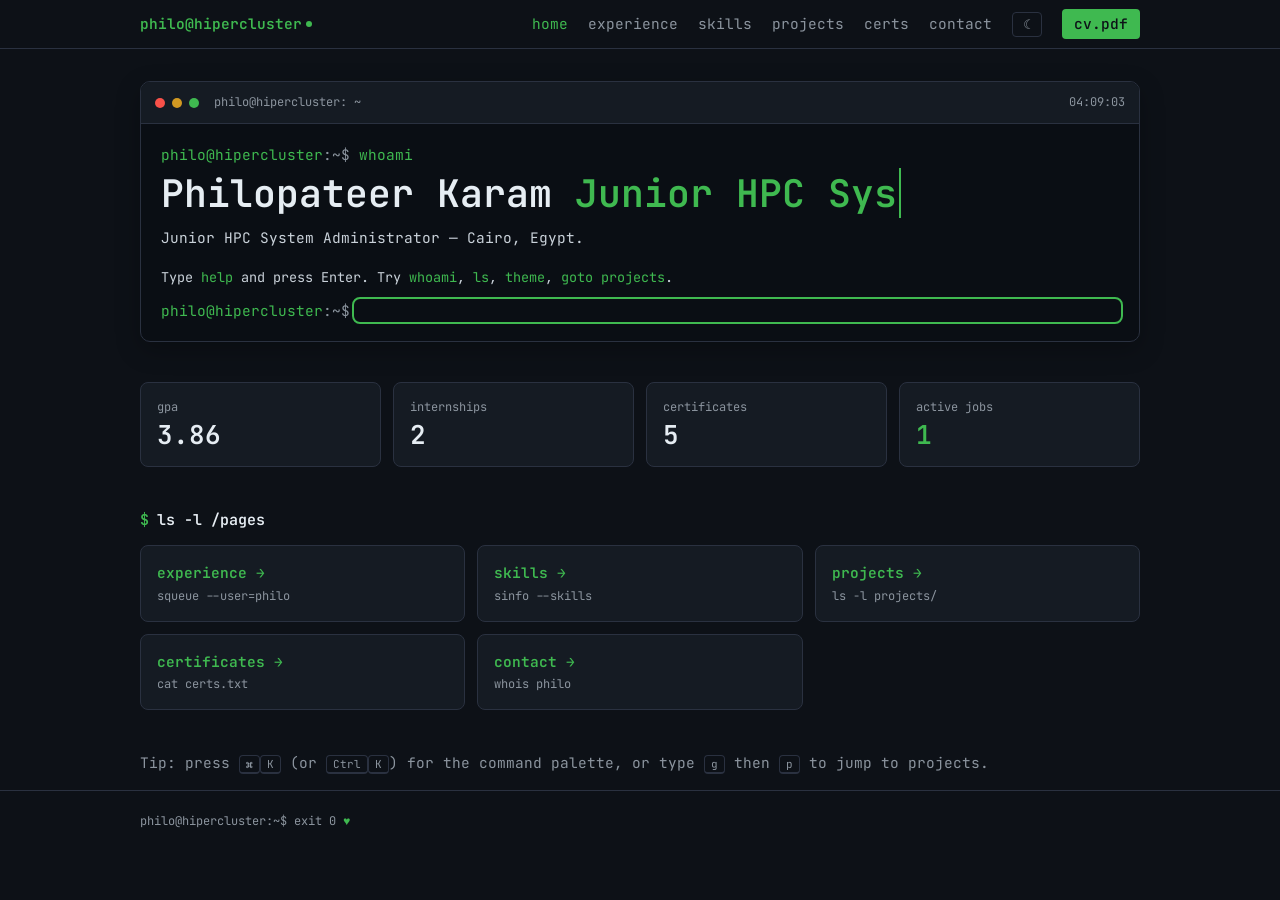
<file: index.html>
<!DOCTYPE html>
<html lang="en">
<head>
<meta charset="utf-8">
<meta name="viewport" content="width=device-width, initial-scale=1">
<title>Philopateer Karam | Home</title>
<meta name="description" content="Junior HPC system administrator from Cairo. Linux, SLURM, xCAT, MPI and OpenMP.">
<link rel="preconnect" href="https://fonts.googleapis.com">
<link rel="preconnect" href="https://fonts.gstatic.com" crossorigin>
<link href="https://fonts.googleapis.com/css2?family=JetBrains+Mono:wght@400;500;600&display=swap" rel="stylesheet">
<link rel="stylesheet" href="style.css">
</head>
<body>
<div id="progress"></div>

<nav>
  <div class="wrap">
    <span class="brand">philo@hipercluster</span>
    <a href="index.html">home</a>
    <a href="experience.html">experience</a>
    <a href="skills.html">skills</a>
    <a href="projects.html">projects</a>
    <a href="certs.html">certs</a>
    <a href="contact.html">contact</a>
    <button class="nav-btn" id="themeToggle" title="Toggle theme">☾</button>
    <a class="cv" href="Philopateer-Karam-CV.pdf" download>cv.pdf</a>
  </div>
</nav>

<main class="wrap">
  <!-- Interactive terminal -->
  <div class="term reveal" id="term">
    <div class="bar">
      <i style="background:var(--red)"></i>
      <i style="background:var(--amber)"></i>
      <i style="background:var(--green)"></i>
      <span>philo@hipercluster: ~</span>
      <span class="clock"></span>
    </div>
    <div class="body">
      <div class="ps">philo@hipercluster<b>:~$</b> whoami</div>
      <div class="name">Philopateer Karam <span class="role"></span></div>
      <div style="margin-bottom:16px">Junior HPC System Administrator — Cairo, Egypt.</div>

      <div id="termLog"></div>
      <div class="cmd-line ps">
        <span>philo@hipercluster<b>:~$</b></span>
        <input id="termInput" class="cmd-input" autocomplete="off" spellcheck="false" aria-label="Terminal input">
      </div>
    </div>
  </div>

  <!-- Animated stats -->
  <section aria-label="Summary" class="reveal">
    <div class="grid tiles">
      <div class="panel tile interactive"><div class="k">gpa</div><div class="v" data-count="3.91" data-decimals="2">0</div></div>
      <div class="panel tile interactive"><div class="k">internships</div><div class="v" data-count="2">0</div></div>
      <div class="panel tile interactive"><div class="k">certificates</div><div class="v" data-count="5">0</div></div>
      <div class="panel tile interactive"><div class="k">active jobs</div><div class="v" data-count="1" style="color:var(--green)">0</div></div>
    </div>
  </section>

  <!-- Quick links -->
  <section class="reveal">
    <h2><span class="ps">$</span>ls -l /pages</h2>
    <div class="grid two">
      <a class="panel interactive" href="experience.html" style="text-decoration:none">
        <div style="color:var(--green);font-weight:600">experience →</div>
        <div class="dim" style="font-size:12px">squeue --user=philo</div>
      </a>
      <a class="panel interactive" href="skills.html" style="text-decoration:none">
        <div style="color:var(--green);font-weight:600">skills →</div>
        <div class="dim" style="font-size:12px">sinfo --skills</div>
      </a>
      <a class="panel interactive" href="projects.html" style="text-decoration:none">
        <div style="color:var(--green);font-weight:600">projects →</div>
        <div class="dim" style="font-size:12px">ls -l projects/</div>
      </a>
      <a class="panel interactive" href="certs.html" style="text-decoration:none">
        <div style="color:var(--green);font-weight:600">certificates →</div>
        <div class="dim" style="font-size:12px">cat certs.txt</div>
      </a>
      <a class="panel interactive" href="contact.html" style="text-decoration:none">
        <div style="color:var(--green);font-weight:600">contact →</div>
        <div class="dim" style="font-size:12px">whois philo</div>
      </a>
    </div>
  </section>

  <p class="dim" style="margin-top:24px">
    Tip: press <kbd>⌘</kbd><kbd>K</kbd> (or <kbd>Ctrl</kbd><kbd>K</kbd>) for the command palette, or type <kbd>g</kbd> then <kbd>p</kbd> to jump to projects.
  </p>
</main>

<footer><div class="wrap">philo@hipercluster:~$ exit 0 <span class="heart">♥</span></div></footer>

<!-- Command palette -->
<div id="palette" role="dialog" aria-modal="true" aria-label="Command palette">
  <div class="box">
    <input type="text" placeholder="Type a page, action, or link..." aria-label="Search">
    <ul></ul>
  </div>
</div>

<div id="toast" role="status" aria-live="polite"></div>

<script src="script.js"></script>
</body>
</html>
</file>
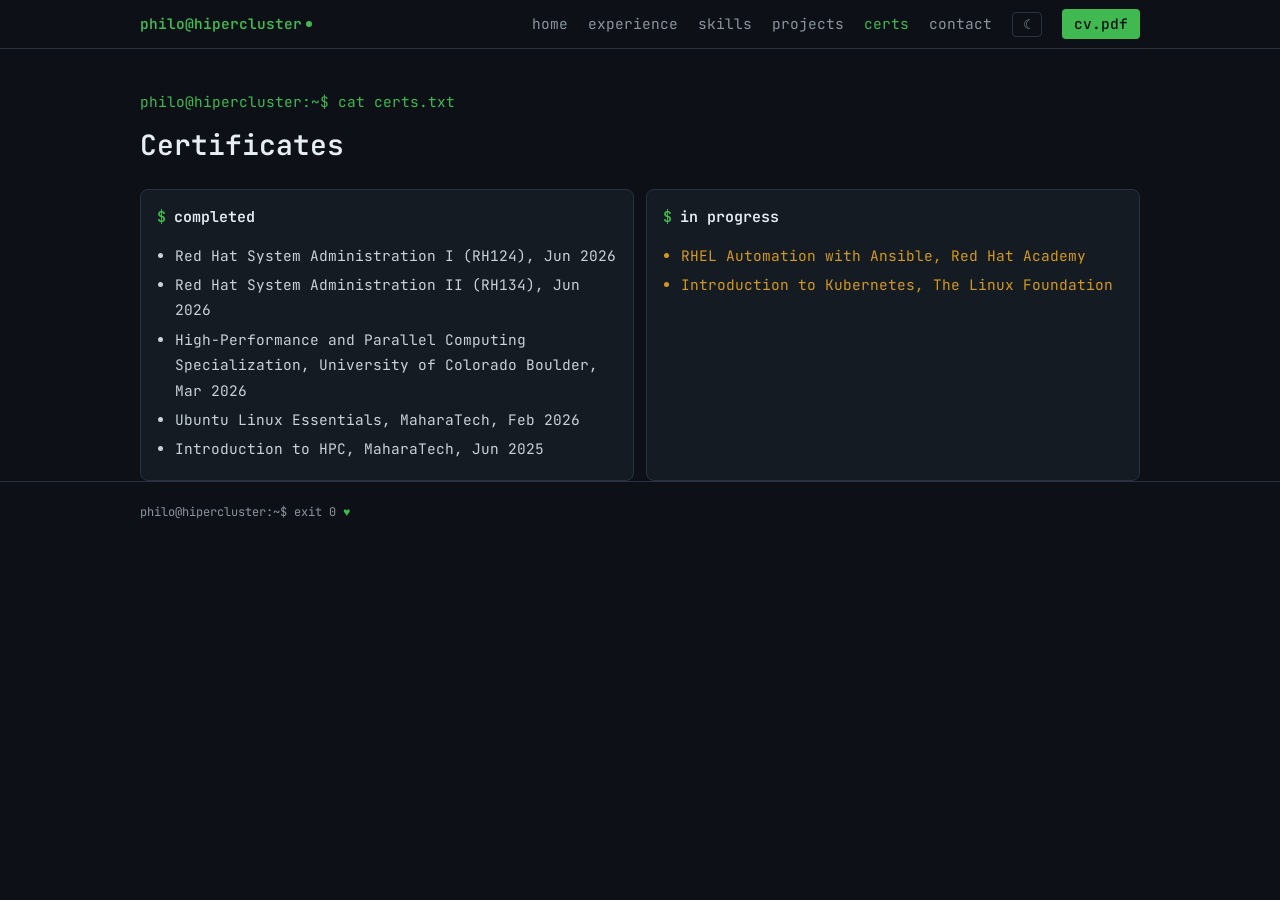
<file: certs.html>
<!DOCTYPE html>
<html lang="en">
<head>
<meta charset="utf-8">
<meta name="viewport" content="width=device-width, initial-scale=1">
<title>Certificates | Philopateer Karam</title>
<link rel="preconnect" href="https://fonts.googleapis.com">
<link rel="preconnect" href="https://fonts.gstatic.com" crossorigin>
<link href="https://fonts.googleapis.com/css2?family=JetBrains+Mono:wght@400;500;600&display=swap" rel="stylesheet">
<link rel="stylesheet" href="style.css">
</head>
<body>
<div id="progress"></div>

<nav>
  <div class="wrap">
    <span class="brand">philo@hipercluster</span>
    <a href="index.html">home</a>
    <a href="experience.html">experience</a>
    <a href="skills.html">skills</a>
    <a href="projects.html">projects</a>
    <a href="certs.html">certs</a>
    <a href="contact.html">contact</a>
    <button class="nav-btn" id="themeToggle" title="Toggle theme">☾</button>
    <a class="cv" href="Philopateer-Karam-CV.pdf" download>cv.pdf</a>
  </div>
</nav>

<main class="wrap">
  <div class="page-head reveal">
    <div class="ps">philo@hipercluster:~$ cat certs.txt</div>
    <h1>Certificates</h1>
  </div>

  <div class="grid two">
    <div class="panel reveal">
      <h2><span class="ps">$</span>completed</h2>
      <ul class="plain">
        <li>Red Hat System Administration I (RH124), Jun 2026</li>
        <li>Red Hat System Administration II (RH134), Jun 2026</li>
        <li>High-Performance and Parallel Computing Specialization, University of Colorado Boulder, Mar 2026</li>
        <li>Ubuntu Linux Essentials, MaharaTech, Feb 2026</li>
        <li>Introduction to HPC, MaharaTech, Jun 2025</li>
      </ul>
    </div>
    <div class="panel reveal">
      <h2><span class="ps">$</span>in progress</h2>
      <ul class="plain">
        <li style="color:var(--amber)">RHEL Automation with Ansible, Red Hat Academy</li>
        <li style="color:var(--amber)">Introduction to Kubernetes, The Linux Foundation</li>
      </ul>
    </div>
  </div>
</main>

<footer><div class="wrap">philo@hipercluster:~$ exit 0 <span class="heart">♥</span></div></footer>

<div id="palette" role="dialog" aria-modal="true" aria-label="Command palette">
  <div class="box"><input type="text" placeholder="Type a page, action, or link..."><ul></ul></div>
</div>
<div id="toast" role="status" aria-live="polite"></div>

<script src="script.js"></script>
</body>
</html>
</file>
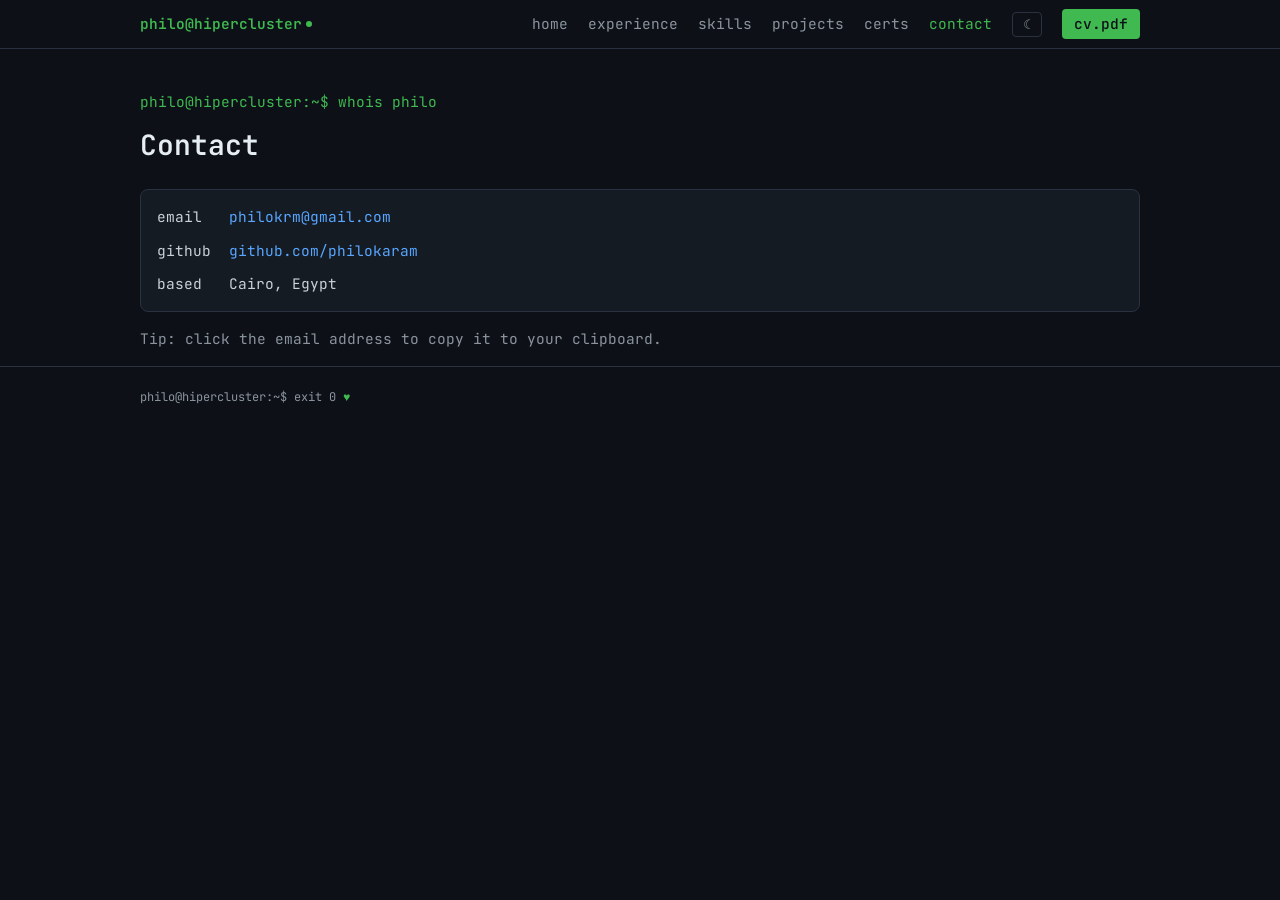
<file: contact.html>
<!DOCTYPE html>
<html lang="en">
<head>
<meta charset="utf-8">
<meta name="viewport" content="width=device-width, initial-scale=1">
<title>Contact | Philopateer Karam</title>
<link rel="preconnect" href="https://fonts.googleapis.com">
<link rel="preconnect" href="https://fonts.gstatic.com" crossorigin>
<link href="https://fonts.googleapis.com/css2?family=JetBrains+Mono:wght@400;500;600&display=swap" rel="stylesheet">
<link rel="stylesheet" href="style.css">
</head>
<body>
<div id="progress"></div>

<nav>
  <div class="wrap">
    <span class="brand">philo@hipercluster</span>
    <a href="index.html">home</a>
    <a href="experience.html">experience</a>
    <a href="skills.html">skills</a>
    <a href="projects.html">projects</a>
    <a href="certs.html">certs</a>
    <a href="contact.html">contact</a>
    <button class="nav-btn" id="themeToggle" title="Toggle theme">☾</button>
    <a class="cv" href="Philopateer-Karam-CV.pdf" download>cv.pdf</a>
  </div>
</nav>

<main class="wrap">
  <div class="page-head reveal">
    <div class="ps">philo@hipercluster:~$ whois philo</div>
    <h1>Contact</h1>
  </div>

  <div class="panel reveal">
    <div style="display:grid;gap:8px">
      <div>email&nbsp;&nbsp;&nbsp;<span data-copy="philokrm@gmail.com" title="Click to copy" style="color:var(--blue)">philokrm@gmail.com</span></div>
      <div>github&nbsp;&nbsp;<a href="https://github.com/philokaram">github.com/philokaram</a></div>
      <div>based&nbsp;&nbsp;&nbsp;Cairo, Egypt</div>
    </div>
  </div>
  <p class="dim">Tip: click the email address to copy it to your clipboard.</p>
</main>

<footer><div class="wrap">philo@hipercluster:~$ exit 0 <span class="heart">♥</span></div></footer>

<div id="palette" role="dialog" aria-modal="true" aria-label="Command palette">
  <div class="box"><input type="text" placeholder="Type a page, action, or link..."><ul></ul></div>
</div>
<div id="toast" role="status" aria-live="polite"></div>

<script src="script.js"></script>
</body>
</html>
</file>
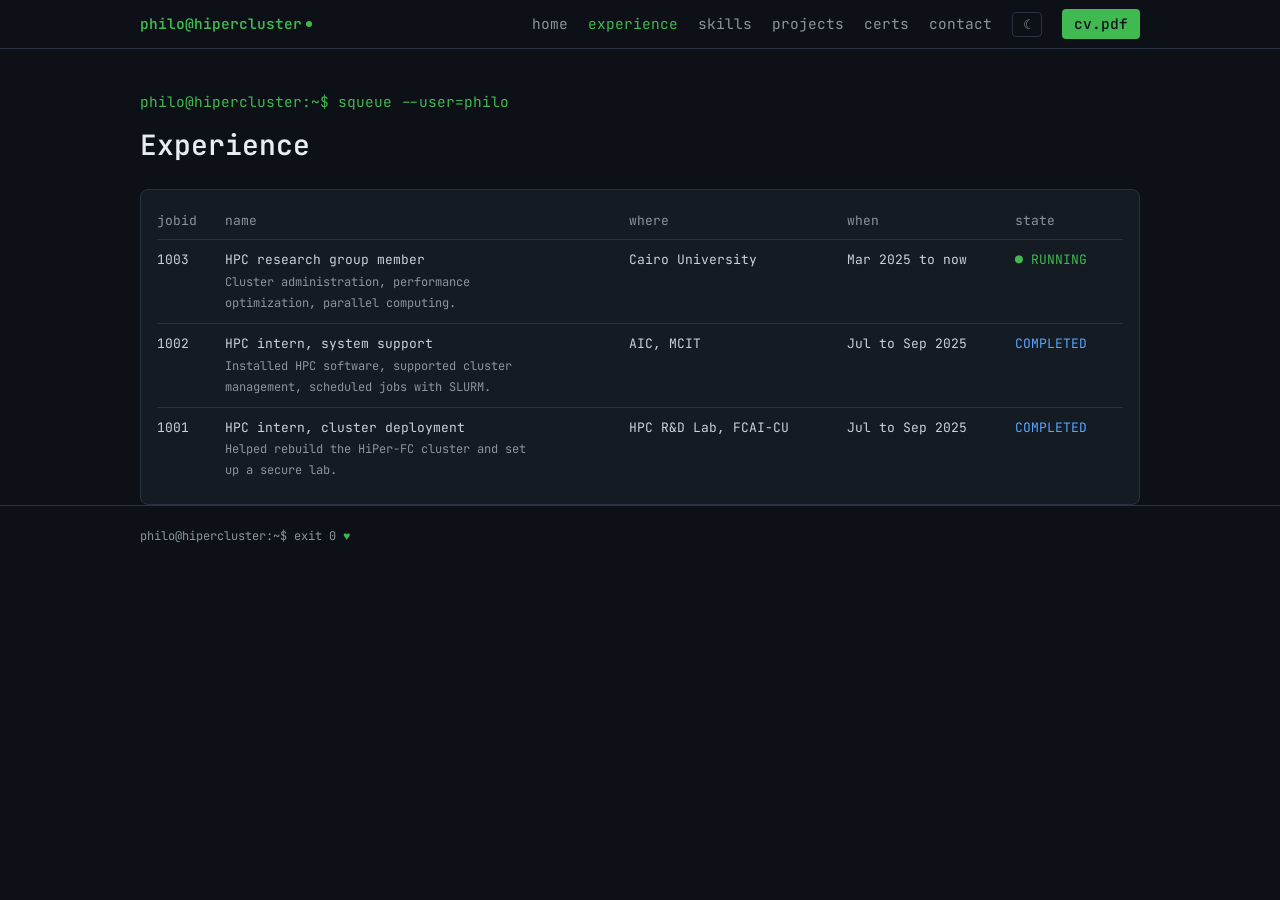
<file: experience.html>
<!DOCTYPE html>
<html lang="en">
<head>
<meta charset="utf-8">
<meta name="viewport" content="width=device-width, initial-scale=1">
<title>Experience | Philopateer Karam</title>
<link rel="preconnect" href="https://fonts.googleapis.com">
<link rel="preconnect" href="https://fonts.gstatic.com" crossorigin>
<link href="https://fonts.googleapis.com/css2?family=JetBrains+Mono:wght@400;500;600&display=swap" rel="stylesheet">
<link rel="stylesheet" href="style.css">
</head>
<body>
<div id="progress"></div>

<nav>
  <div class="wrap">
    <span class="brand">philo@hipercluster</span>
    <a href="index.html">home</a>
    <a href="experience.html">experience</a>
    <a href="skills.html">skills</a>
    <a href="projects.html">projects</a>
    <a href="certs.html">certs</a>
    <a href="contact.html">contact</a>
    <button class="nav-btn" id="themeToggle" title="Toggle theme">☾</button>
    <a class="cv" href="Philopateer-Karam-CV.pdf" download>cv.pdf</a>
  </div>
</nav>

<main class="wrap">
  <div class="page-head reveal">
    <div class="ps">philo@hipercluster:~$ squeue --user=philo</div>
    <h1>Experience</h1>
  </div>

  <div class="panel scroll reveal">
    <table>
      <tr><th>jobid</th><th>name</th><th>where</th><th>when</th><th>state</th></tr>
      <tr><td>1003</td><td>HPC research group member<small>Cluster administration, performance optimization, parallel computing.</small></td><td>Cairo University</td><td>Mar 2025 to now</td><td class="run">RUNNING</td></tr>
      <tr><td>1002</td><td>HPC intern, system support<small>Installed HPC software, supported cluster management, scheduled jobs with SLURM.</small></td><td>AIC, MCIT</td><td>Jul to Sep 2025</td><td class="done">COMPLETED</td></tr>
      <tr><td>1001</td><td>HPC intern, cluster deployment<small>Helped rebuild the HiPer-FC cluster and set up a secure lab.</small></td><td>HPC R&amp;D Lab, FCAI-CU</td><td>Jul to Sep 2025</td><td class="done">COMPLETED</td></tr>
    </table>
  </div>
</main>

<footer><div class="wrap">philo@hipercluster:~$ exit 0 <span class="heart">♥</span></div></footer>

<div id="palette" role="dialog" aria-modal="true" aria-label="Command palette">
  <div class="box"><input type="text" placeholder="Type a page, action, or link..."><ul></ul></div>
</div>
<div id="toast" role="status" aria-live="polite"></div>

<script src="script.js"></script>
</body>
</html>
</file>
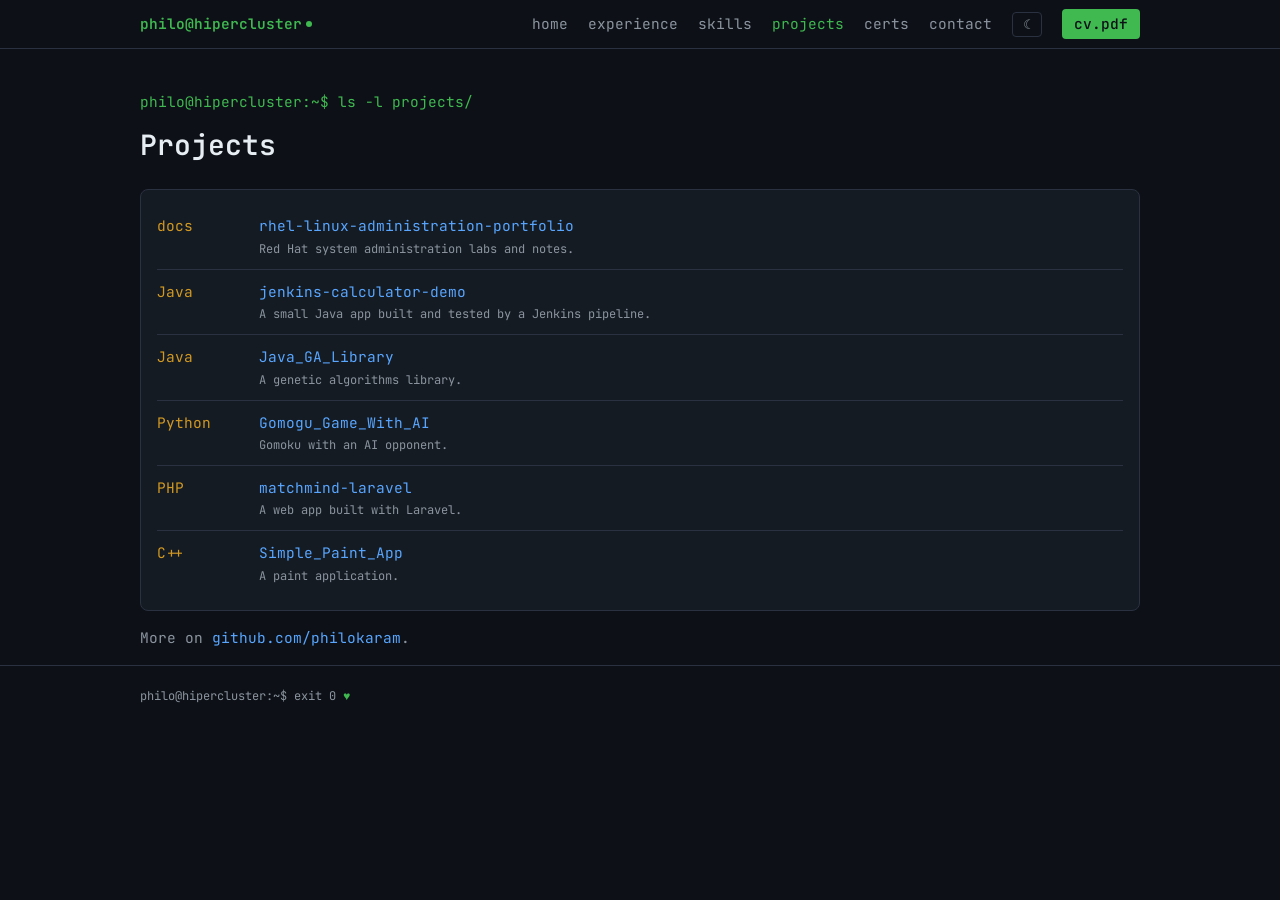
<file: projects.html>
<!DOCTYPE html>
<html lang="en">
<head>
<meta charset="utf-8">
<meta name="viewport" content="width=device-width, initial-scale=1">
<title>Projects | Philopateer Karam</title>
<link rel="preconnect" href="https://fonts.googleapis.com">
<link rel="preconnect" href="https://fonts.gstatic.com" crossorigin>
<link href="https://fonts.googleapis.com/css2?family=JetBrains+Mono:wght@400;500;600&display=swap" rel="stylesheet">
<link rel="stylesheet" href="style.css">
</head>
<body>
<div id="progress"></div>

<nav>
  <div class="wrap">
    <span class="brand">philo@hipercluster</span>
    <a href="index.html">home</a>
    <a href="experience.html">experience</a>
    <a href="skills.html">skills</a>
    <a href="projects.html">projects</a>
    <a href="certs.html">certs</a>
    <a href="contact.html">contact</a>
    <button class="nav-btn" id="themeToggle" title="Toggle theme">☾</button>
    <a class="cv" href="Philopateer-Karam-CV.pdf" download>cv.pdf</a>
  </div>
</nav>

<main class="wrap">
  <div class="page-head reveal">
    <div class="ps">philo@hipercluster:~$ ls -l projects/</div>
    <h1>Projects</h1>
  </div>

  <div class="panel reveal">
    <ul class="ls">
      <li><span class="lang">docs</span><span><a href="https://github.com/philokaram/rhel-linux-administration-portfolio">rhel-linux-administration-portfolio</a><small>Red Hat system administration labs and notes.</small></span></li>
      <li><span class="lang">Java</span><span><a href="https://github.com/philokaram/jenkins-calculator-demo">jenkins-calculator-demo</a><small>A small Java app built and tested by a Jenkins pipeline.</small></span></li>
      <li><span class="lang">Java</span><span><a href="https://github.com/philokaram/Java_GA_Library">Java_GA_Library</a><small>A genetic algorithms library.</small></span></li>
      <li><span class="lang">Python</span><span><a href="https://github.com/philokaram/Gomogu_Game_With_AI">Gomogu_Game_With_AI</a><small>Gomoku with an AI opponent.</small></span></li>
      <li><span class="lang">PHP</span><span><a href="https://github.com/philokaram/matchmind-laravel">matchmind-laravel</a><small>A web app built with Laravel.</small></span></li>
      <li><span class="lang">C++</span><span><a href="https://github.com/philokaram/Simple_Paint_App">Simple_Paint_App</a><small>A paint application.</small></span></li>
    </ul>
  </div>
  <p class="dim">More on <a href="https://github.com/philokaram">github.com/philokaram</a>.</p>
</main>

<footer><div class="wrap">philo@hipercluster:~$ exit 0 <span class="heart">♥</span></div></footer>

<div id="palette" role="dialog" aria-modal="true" aria-label="Command palette">
  <div class="box"><input type="text" placeholder="Type a page, action, or link..."><ul></ul></div>
</div>
<div id="toast" role="status" aria-live="polite"></div>

<script src="script.js"></script>
</body>
</html>
</file>
<file: style.css>
/* ---------- THEME TOKENS ---------- */
:root {
  --bg: #0d1117;
  --bg-soft: #0a0e14;
  --panel: #151b23;
  --panel-hover: #1a2230;
  --line: #2a3140;
  --text: #e6edf3;
  --text-soft: #c9d1d9;
  --dim: #8b949e;
  --green: #3fb950;
  --green-glow: rgba(63, 185, 80, 0.35);
  --amber: #d29922;
  --blue: #58a6ff;
  --purple: #bc8cff;
  --red: #f85149;
  --mono: "JetBrains Mono", "Fira Code", "SF Mono", ui-monospace,
          Menlo, Monaco, Consolas, "Liberation Mono", monospace;
  --radius: 8px;
  --transition: 0.25s cubic-bezier(.4,0,.2,1);
}

[data-theme="light"] {
  --bg: #f6f8fa;
  --bg-soft: #ffffff;
  --panel: #ffffff;
  --panel-hover: #f0f3f6;
  --line: #d0d7de;
  --text: #1f2328;
  --text-soft: #24292f;
  --dim: #57606a;
  --green: #1a7f37;
  --green-glow: rgba(26,127,55,.25);
  --amber: #9a6700;
  --blue: #0969da;
  --purple: #8250df;
  --red: #cf222e;
}

* { box-sizing: border-box; }

html {
  scroll-behavior: smooth;
  scroll-padding-top: 56px;
}

body {
  margin: 0;
  background: var(--bg);
  color: var(--text-soft);
  font-family: var(--mono);
  font-size: 14.5px;
  font-weight: 400;
  line-height: 1.75;
  -webkit-font-smoothing: antialiased;
  -moz-osx-font-smoothing: grayscale;
  text-rendering: optimizeLegibility;
  transition: background var(--transition), color var(--transition);
}

a { color: var(--blue); text-decoration: none; transition: color .15s; }
a:hover { text-decoration: underline; }
a:focus-visible, button:focus-visible, input:focus-visible {
  outline: 2px solid var(--green);
  outline-offset: 2px;
  border-radius: 4px;
}

.wrap {
  max-width: 1040px;
  margin: 0 auto;
  padding: 0 20px;
}

/* ---------- TOP PROGRESS BAR ---------- */
#progress {
  position: fixed;
  top: 0; left: 0;
  height: 2px;
  width: 0;
  background: var(--green);
  box-shadow: 0 0 8px var(--green-glow);
  z-index: 100;
  transition: width .08s linear;
}

/* ---------- NAV ---------- */
nav {
  position: sticky;
  top: 0;
  z-index: 50;
  background: var(--bg);
  border-bottom: 1px solid var(--line);
  backdrop-filter: blur(6px);
  transition: background var(--transition), border-color var(--transition);
}

nav .wrap {
  display: flex;
  align-items: center;
  gap: 20px;
  height: 48px;
  overflow-x: auto;
  white-space: nowrap;
  scrollbar-width: none;
}
nav .wrap::-webkit-scrollbar { display: none; }

nav .brand {
  color: var(--green);
  font-weight: 600;
  margin-right: auto;
  position: relative;
}
nav .brand::after {
  content: "";
  position: absolute;
  right: -10px; top: 50%;
  width: 6px; height: 6px;
  background: var(--green);
  border-radius: 50%;
  transform: translateY(-50%);
  animation: pulse 2s infinite;
}
@keyframes pulse {
  0%,100% { opacity: 1; box-shadow: 0 0 0 0 var(--green-glow); }
  50% { opacity: .7; box-shadow: 0 0 0 6px transparent; }
}

nav a { color: var(--dim); transition: color .15s; }
nav a:hover { color: var(--text); text-decoration: none; }

nav a.active {
  color: var(--green);
  position: relative;
}
nav a.active::after {
  content: "";
  position: absolute;
  left: 0; right: 0; bottom: -15px;
  height: 2px;
  background: var(--green);
}

nav a.cv {
  color: var(--bg);
  background: var(--green);
  padding: 2px 12px;
  border-radius: 4px;
  font-weight: 500;
  transition: transform .15s, box-shadow .15s;
}
nav a.cv:hover {
  transform: translateY(-1px);
  box-shadow: 0 4px 12px var(--green-glow);
}

.nav-btn {
  background: transparent;
  color: var(--dim);
  border: 1px solid var(--line);
  border-radius: 4px;
  padding: 3px 10px;
  font-family: inherit;
  font-size: 13px;
  cursor: pointer;
  transition: all .15s;
}
.nav-btn:hover {
  color: var(--text);
  border-color: var(--green);
  transform: translateY(-1px);
}

/* ---------- TERMINAL ---------- */
.term {
  margin: 32px 0;
  background: var(--bg-soft);
  border: 1px solid var(--line);
  border-radius: 10px;
  overflow: hidden;
  box-shadow: 0 8px 24px rgba(0,0,0,.25);
  transition: background var(--transition), border-color var(--transition);
}

.bar {
  display: flex;
  align-items: center;
  gap: 7px;
  padding: 10px 14px;
  background: var(--panel);
  border-bottom: 1px solid var(--line);
  color: var(--dim);
  font-size: 12px;
  user-select: none;
}

.bar i {
  width: 10px; height: 10px;
  border-radius: 50%;
  display: inline-block;
  transition: transform .15s;
}
.bar:hover i { transform: scale(1.15); }

.bar span { margin-left: 8px; }
.bar .clock { margin-left: auto; color: var(--dim); font-variant-numeric: tabular-nums; }

.body { padding: 18px 20px; }

.ps { color: var(--green); }
.ps b { color: var(--dim); font-weight: 400; }

.name {
  font-size: clamp(24px, 5vw, 38px);
  line-height: 1.2;
  font-weight: 600;
  color: var(--text);
  margin: 4px 0 8px;
  min-height: 1.2em;
}
.name .role {
  color: var(--green);
  border-right: 2px solid var(--green);
  padding-right: 2px;
  animation: caret 1s steps(1) infinite;
}
@keyframes caret { 50% { border-color: transparent; } }

.cursor {
  display: inline-block;
  width: 8px;
  height: 16px;
  background: var(--green);
  vertical-align: -3px;
  animation: blink 1.1s steps(2) infinite;
}
@keyframes blink { 50% { opacity: 0; } }

.out { margin: 0 0 14px; }

/* ---------- INTERACTIVE TERMINAL INPUT ---------- */
.cmd-line {
  display: flex;
  align-items: center;
  gap: 6px;
  flex-wrap: wrap;
}
.cmd-input {
  flex: 1;
  min-width: 120px;
  background: transparent;
  border: none;
  outline: none;
  color: var(--text);
  font-family: inherit;
  font-size: inherit;
  padding: 0;
  caret-color: var(--green);
}
.cmd-log {
  margin-bottom: 8px;
  white-space: pre-wrap;
  font-size: 13.5px;
}
.cmd-log .echo { color: var(--dim); }
.cmd-log .ok { color: var(--green); }
.cmd-log .err { color: var(--red); }
.cmd-log .info { color: var(--blue); }

/* ---------- HEADINGS ---------- */
h2 {
  font-size: 15px;
  font-weight: 600;
  margin: 0 0 12px;
  color: var(--text);
}
h2 .ps { margin-right: 8px; }

section { margin: 40px 0; }

/* ---------- GRID / PANELS ---------- */
.grid { display: grid; gap: 12px; }
.tiles { grid-template-columns: repeat(auto-fit, minmax(140px, 1fr)); }

.panel {
  background: var(--panel);
  border: 1px solid var(--line);
  border-radius: var(--radius);
  padding: 14px 16px;
  transition: transform .2s, border-color .2s, background .2s, box-shadow .2s;
}

.panel.interactive:hover {
  transform: translateY(-3px);
  border-color: var(--green);
  background: var(--panel-hover);
  box-shadow: 0 8px 20px var(--green-glow);
}

.tile .k { font-size: 12px; color: var(--dim); }
.tile .v {
  font-size: 26px;
  font-weight: 600;
  color: var(--text);
  line-height: 1.3;
  font-variant-numeric: tabular-nums;
}

.two { grid-template-columns: repeat(auto-fit, minmax(300px, 1fr)); }

/* ---------- SKILLS ---------- */
.skill {
  display: flex;
  justify-content: space-between;
  font-size: 13px;
}

.track {
  height: 6px;
  background: var(--bg);
  border-radius: 3px;
  margin: 4px 0 11px;
  overflow: hidden;
  position: relative;
}

.track div {
  height: 100%;
  width: 0;
  background: linear-gradient(90deg, var(--green), #4ade80);
  border-radius: 3px;
  transition: width 1.2s cubic-bezier(.4,0,.2,1);
}

.track.learn div {
  background: linear-gradient(90deg, var(--amber), #fbbf24);
}

/* ---------- TABLES ---------- */
.scroll { overflow-x: auto; }
table { width: 100%; border-collapse: collapse; font-size: 13px; }

th {
  color: var(--dim);
  font-weight: 400;
  text-align: left;
  padding: 6px 14px 6px 0;
  white-space: nowrap;
}

td {
  padding: 9px 14px 9px 0;
  border-top: 1px solid var(--line);
  vertical-align: top;
  transition: background .15s;
}

tbody tr:hover td, table tr:hover td {
  background: var(--panel-hover);
}

td small {
  display: block;
  color: var(--dim);
  font-size: 12px;
  max-width: 44ch;
}

.run { color: var(--green); }
.done { color: var(--blue); }

.run::before { content: "● "; animation: pulse 2s infinite; }

/* ---------- PROJECT LIST ---------- */
.ls { list-style: none; margin: 0; padding: 0; }

.ls li {
  display: grid;
  grid-template-columns: 90px 1fr;
  gap: 12px;
  padding: 9px 0;
  border-top: 1px solid var(--line);
  transition: padding-left .2s, background .2s;
}

.ls li:hover {
  padding-left: 6px;
  background: linear-gradient(90deg, var(--panel-hover), transparent);
}

.ls li:first-child { border-top: 0; }
.ls .lang { color: var(--amber); }
.ls small {
  display: block;
  color: var(--dim);
  font-size: 12px;
}

/* ---------- PLAIN LIST ---------- */
.plain { margin: 0; padding-left: 18px; }
.plain li {
  margin: 4px 0;
  transition: color .15s, transform .15s;
}
.plain li:hover {
  color: var(--text);
  transform: translateX(3px);
}

.dim { color: var(--dim); }

/* ---------- FOOTER ---------- */
footer {
  border-top: 1px solid var(--line);
  padding: 20px 0 40px;
  color: var(--dim);
  font-size: 12px;
}
footer .heart { color: var(--green); }

/* ---------- PAGE HEADER ---------- */
.page-head { margin: 40px 0 20px; }
.page-head .ps { color: var(--green); }
.page-head h1 {
  font-size: clamp(20px, 4vw, 28px);
  font-weight: 600;
  color: var(--text);
  margin: 6px 0 0;
}

/* ---------- SCROLL REVEAL ---------- */
.reveal {
  opacity: 0;
  transform: translateY(16px);
  transition: opacity .6s ease, transform .6s ease;
}
.reveal.on {
  opacity: 1;
  transform: translateY(0);
}

/* ---------- COMMAND PALETTE ---------- */
#palette {
  position: fixed;
  inset: 0;
  background: rgba(0,0,0,.55);
  backdrop-filter: blur(4px);
  z-index: 200;
  display: none;
  align-items: flex-start;
  justify-content: center;
  padding-top: 15vh;
  animation: fadeIn .15s ease;
}
#palette.on { display: flex; }
@keyframes fadeIn { from { opacity: 0; } to { opacity: 1; } }

#palette .box {
  width: min(520px, 92vw);
  background: var(--panel);
  border: 1px solid var(--line);
  border-radius: 10px;
  overflow: hidden;
  box-shadow: 0 24px 60px rgba(0,0,0,.5);
  animation: slideDown .2s ease;
}
@keyframes slideDown {
  from { transform: translateY(-12px); opacity: 0; }
  to { transform: translateY(0); opacity: 1; }
}

#palette input {
  width: 100%;
  background: transparent;
  border: none;
  outline: none;
  color: var(--text);
  font-family: inherit;
  font-size: 15px;
  padding: 16px 18px;
  border-bottom: 1px solid var(--line);
}
#palette ul {
  list-style: none;
  margin: 0;
  padding: 6px;
  max-height: 320px;
  overflow-y: auto;
}
#palette li {
  padding: 10px 14px;
  border-radius: 6px;
  cursor: pointer;
  color: var(--text-soft);
  font-size: 13.5px;
  display: flex;
  justify-content: space-between;
  transition: background .1s;
}
#palette li.on, #palette li:hover {
  background: var(--panel-hover);
  color: var(--text);
}
#palette li .k {
  color: var(--dim);
  font-size: 12px;
}

/* ---------- COPY TOAST ---------- */
#toast {
  position: fixed;
  bottom: 24px;
  left: 50%;
  transform: translateX(-50%) translateY(80px);
  background: var(--panel);
  border: 1px solid var(--green);
  color: var(--text);
  padding: 10px 18px;
  border-radius: 6px;
  font-size: 13px;
  box-shadow: 0 8px 24px rgba(0,0,0,.4);
  transition: transform .3s cubic-bezier(.4,0,.2,1), opacity .3s;
  opacity: 0;
  z-index: 300;
  pointer-events: none;
}
#toast.on {
  transform: translateX(-50%) translateY(0);
  opacity: 1;
}

/* ---------- HINT KEY ---------- */
kbd {
  background: var(--bg);
  border: 1px solid var(--line);
  border-bottom-width: 2px;
  border-radius: 4px;
  padding: 1px 6px;
  font-family: inherit;
  font-size: 11px;
  color: var(--dim);
}

/* ---------- RESPONSIVE ---------- */
@media (max-width: 560px) {
  .ls li { grid-template-columns: 1fr; gap: 0; }
  nav .wrap { gap: 14px; }
}

@media (prefers-reduced-motion: reduce) {
  .cursor, .run::before { animation: none; }
  html { scroll-behavior: auto; }
  .reveal { opacity: 1; transform: none; }
  .track div { transition: none; }
}
</file>
